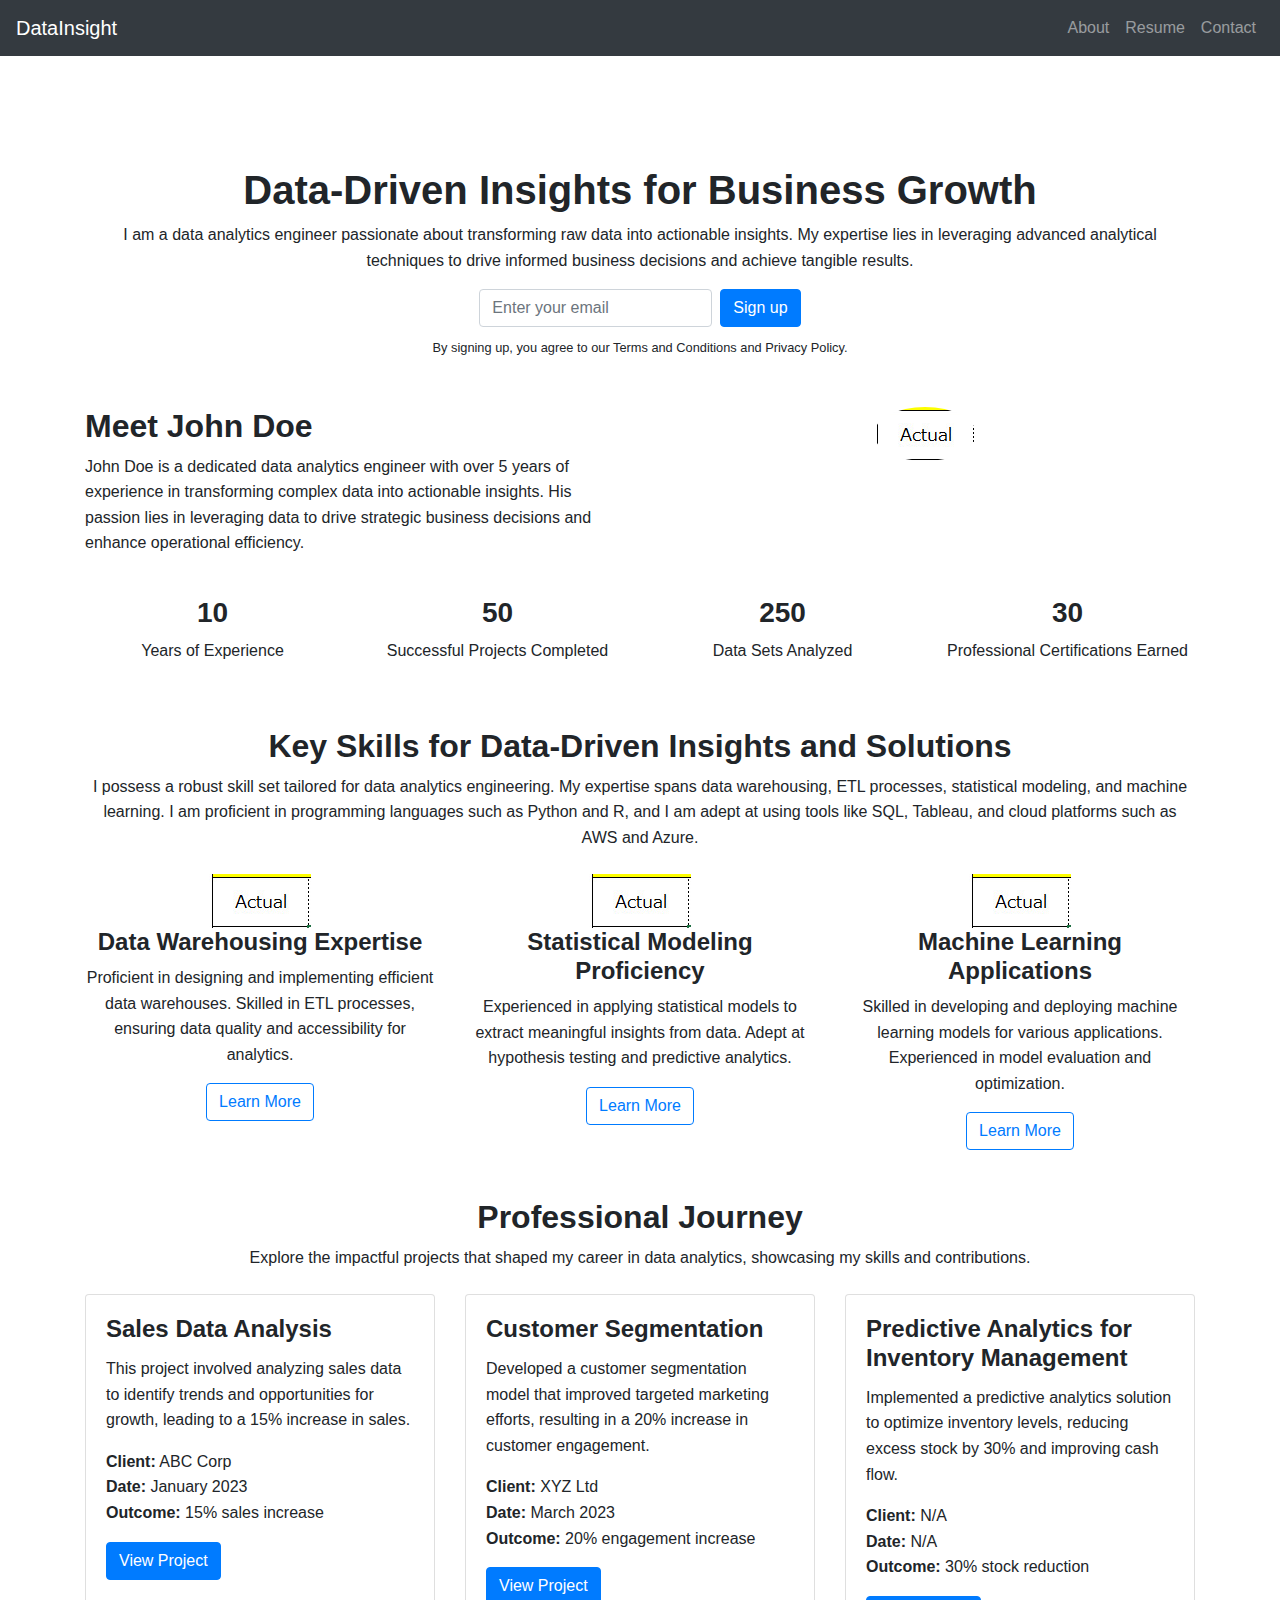
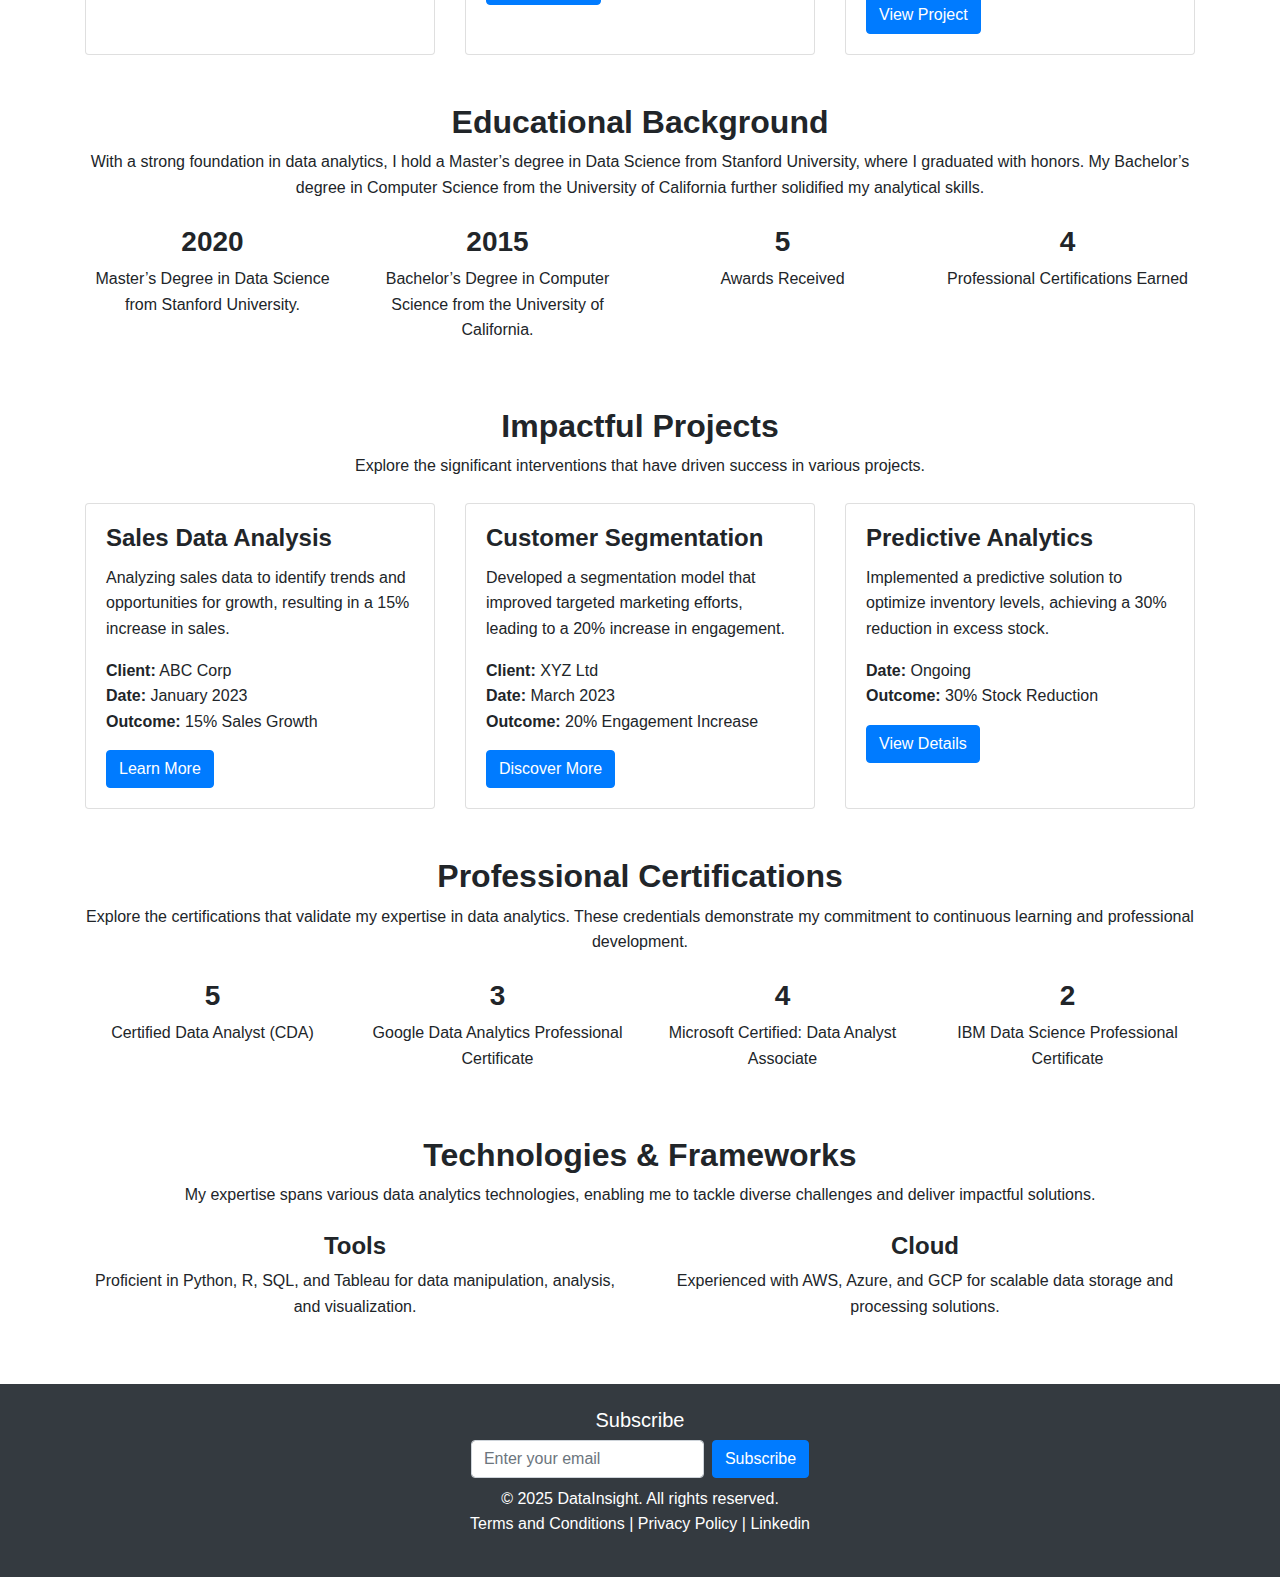
<file: index.html>
<!DOCTYPE html>
<html lang="fr">
<head>
  <meta charset="UTF-8">
  <meta name="viewport" content="width=device-width, initial-scale=1.0">
  <title>DataInsight - Home</title>
  <!-- Bootstrap CSS -->
  <link rel="stylesheet" href="https://maxcdn.bootstrapcdn.com/bootstrap/4.5.2/css/bootstrap.min.css">
  <!-- Feuille de style personnalisée -->
  <link rel="stylesheet" href="css/styles.css">
</head>
<body>
  <!-- Navigation -->
  <nav class="navbar navbar-expand-lg navbar-dark bg-dark fixed-top">
    <a class="navbar-brand" href="index.html">DataInsight</a>
    <button class="navbar-toggler" type="button" data-toggle="collapse" data-target="#navbarNav">
      <span class="navbar-toggler-icon"></span>
    </button>
    <div class="collapse navbar-collapse" id="navbarNav">
      <ul class="navbar-nav ml-auto">
        <li class="nav-item"><a class="nav-link" href="about.html">About</a></li>
        <li class="nav-item"><a class="nav-link" href="resume.html">Resume</a></li>
        <li class="nav-item"><a class="nav-link" href="contact.html">Contact</a></li>
      </ul>
    </div>
  </nav>
  
  <!-- Section Hero -->
  <section id="hero" class="container mt-5 pt-5">
    <div class="text-center">
      <h1>Data-Driven Insights for Business Growth</h1>
      <p>I am a data analytics engineer passionate about transforming raw data into actionable insights. My expertise lies in leveraging advanced analytical techniques to drive informed business decisions and achieve tangible results.</p>
      <form class="form-inline justify-content-center">
        <input type="email" class="form-control mb-2 mr-sm-2" placeholder="Enter your email" required>
        <button type="submit" class="btn btn-primary mb-2">Sign up</button>
      </form>
      <small>By signing up, you agree to our Terms and Conditions and Privacy Policy.</small>
    </div>
  </section>
  
  <!-- Section Meet -->
  <section id="meet" class="container mt-5">
    <div class="row">
      <div class="col-md-6">
        <h2>Meet John Doe</h2>
        <p>John Doe is a dedicated data analytics engineer with over 5 years of experience in transforming complex data into actionable insights. His passion lies in leveraging data to drive strategic business decisions and enhance operational efficiency.</p>
      </div>
      <div class="col-md-6 text-center">
        <img src="assets/images/profile.jpg" alt="John Doe" class="img-fluid rounded-circle">
      </div>
    </div>
    <div class="row text-center mt-4">
      <div class="col-md-3">
        <h3>10</h3>
        <p>Years of Experience</p>
      </div>
      <div class="col-md-3">
        <h3>50</h3>
        <p>Successful Projects Completed</p>
      </div>
      <div class="col-md-3">
        <h3>250</h3>
        <p>Data Sets Analyzed</p>
      </div>
      <div class="col-md-3">
        <h3>30</h3>
        <p>Professional Certifications Earned</p>
      </div>
    </div>
  </section>
  
  <!-- Section Key Skills -->
  <section id="skills" class="container mt-5">
    <h2 class="text-center">Key Skills for Data-Driven Insights and Solutions</h2>
    <p class="text-center">I possess a robust skill set tailored for data analytics engineering. My expertise spans data warehousing, ETL processes, statistical modeling, and machine learning. I am proficient in programming languages such as Python and R, and I am adept at using tools like SQL, Tableau, and cloud platforms such as AWS and Azure.</p>
    <div class="row mt-4">
      <div class="col-md-4 text-center">
        <img src="assets/images/data-warehousing.jpg" alt="Data Warehousing" class="img-fluid">
        <h4>Data Warehousing Expertise</h4>
        <p>Proficient in designing and implementing efficient data warehouses. Skilled in ETL processes, ensuring data quality and accessibility for analytics.</p>
        <a href="#" class="btn btn-outline-primary">Learn More</a>
      </div>
      <div class="col-md-4 text-center">
        <img src="assets/images/statistical-modeling.jpg" alt="Statistical Modeling" class="img-fluid">
        <h4>Statistical Modeling Proficiency</h4>
        <p>Experienced in applying statistical models to extract meaningful insights from data. Adept at hypothesis testing and predictive analytics.</p>
        <a href="#" class="btn btn-outline-primary">Learn More</a>
      </div>
      <div class="col-md-4 text-center">
        <img src="assets/images/machine-learning.jpg" alt="Machine Learning" class="img-fluid">
        <h4>Machine Learning Applications</h4>
        <p>Skilled in developing and deploying machine learning models for various applications. Experienced in model evaluation and optimization.</p>
        <a href="#" class="btn btn-outline-primary">Learn More</a>
      </div>
    </div>
  </section>
  
  <!-- Section Professional Journey -->
  <section id="journey" class="container mt-5">
    <h2 class="text-center">Professional Journey</h2>
    <p class="text-center">Explore the impactful projects that shaped my career in data analytics, showcasing my skills and contributions.</p>
    <div class="card-deck mt-4">
      <div class="card">
        <div class="card-body">
          <h4 class="card-title">Sales Data Analysis</h4>
          <p class="card-text">This project involved analyzing sales data to identify trends and opportunities for growth, leading to a 15% increase in sales.</p>
          <p><strong>Client:</strong> ABC Corp<br><strong>Date:</strong> January 2023<br><strong>Outcome:</strong> 15% sales increase</p>
          <a href="#" class="btn btn-primary">View Project</a>
        </div>
      </div>
      <div class="card">
        <div class="card-body">
          <h4 class="card-title">Customer Segmentation</h4>
          <p class="card-text">Developed a customer segmentation model that improved targeted marketing efforts, resulting in a 20% increase in customer engagement.</p>
          <p><strong>Client:</strong> XYZ Ltd<br><strong>Date:</strong> March 2023<br><strong>Outcome:</strong> 20% engagement increase</p>
          <a href="#" class="btn btn-primary">View Project</a>
        </div>
      </div>
      <div class="card">
        <div class="card-body">
          <h4 class="card-title">Predictive Analytics for Inventory Management</h4>
          <p class="card-text">Implemented a predictive analytics solution to optimize inventory levels, reducing excess stock by 30% and improving cash flow.</p>
          <p><strong>Client:</strong> N/A<br><strong>Date:</strong> N/A<br><strong>Outcome:</strong> 30% stock reduction</p>
          <a href="#" class="btn btn-primary">View Project</a>
        </div>
      </div>
    </div>
  </section>
  
  <!-- Section Educational Background -->
  <section id="education" class="container mt-5">
    <h2 class="text-center">Educational Background</h2>
    <p class="text-center">With a strong foundation in data analytics, I hold a Master’s degree in Data Science from Stanford University, where I graduated with honors. My Bachelor’s degree in Computer Science from the University of California further solidified my analytical skills.</p>
    <div class="row text-center mt-4">
      <div class="col-md-3">
        <h3>2020</h3>
        <p>Master’s Degree in Data Science from Stanford University.</p>
      </div>
      <div class="col-md-3">
        <h3>2015</h3>
        <p>Bachelor’s Degree in Computer Science from the University of California.</p>
      </div>
      <div class="col-md-3">
        <h3>5</h3>
        <p>Awards Received</p>
      </div>
      <div class="col-md-3">
        <h3>4</h3>
        <p>Professional Certifications Earned</p>
      </div>
    </div>
  </section>
  
  <!-- Section Impactful Projects -->
  <section id="projects" class="container mt-5">
    <h2 class="text-center">Impactful Projects</h2>
    <p class="text-center">Explore the significant interventions that have driven success in various projects.</p>
    <div class="card-deck mt-4">
      <div class="card">
        <div class="card-body">
          <h4 class="card-title">Sales Data Analysis</h4>
          <p class="card-text">Analyzing sales data to identify trends and opportunities for growth, resulting in a 15% increase in sales.</p>
          <p><strong>Client:</strong> ABC Corp<br><strong>Date:</strong> January 2023<br><strong>Outcome:</strong> 15% Sales Growth</p>
          <a href="#" class="btn btn-primary">Learn More</a>
        </div>
      </div>
      <div class="card">
        <div class="card-body">
          <h4 class="card-title">Customer Segmentation</h4>
          <p class="card-text">Developed a segmentation model that improved targeted marketing efforts, leading to a 20% increase in engagement.</p>
          <p><strong>Client:</strong> XYZ Ltd<br><strong>Date:</strong> March 2023<br><strong>Outcome:</strong> 20% Engagement Increase</p>
          <a href="#" class="btn btn-primary">Discover More</a>
        </div>
      </div>
      <div class="card">
        <div class="card-body">
          <h4 class="card-title">Predictive Analytics</h4>
          <p class="card-text">Implemented a predictive solution to optimize inventory levels, achieving a 30% reduction in excess stock.</p>
          <p><strong>Date:</strong> Ongoing<br><strong>Outcome:</strong> 30% Stock Reduction</p>
          <a href="#" class="btn btn-primary">View Details</a>
        </div>
      </div>
    </div>
  </section>
  
  <!-- Section Professional Certifications -->
  <section id="certifications" class="container mt-5">
    <h2 class="text-center">Professional Certifications</h2>
    <p class="text-center">Explore the certifications that validate my expertise in data analytics. These credentials demonstrate my commitment to continuous learning and professional development.</p>
    <div class="row text-center mt-4">
      <div class="col-md-3">
        <h3>5</h3>
        <p>Certified Data Analyst (CDA)</p>
      </div>
      <div class="col-md-3">
        <h3>3</h3>
        <p>Google Data Analytics Professional Certificate</p>
      </div>
      <div class="col-md-3">
        <h3>4</h3>
        <p>Microsoft Certified: Data Analyst Associate</p>
      </div>
      <div class="col-md-3">
        <h3>2</h3>
        <p>IBM Data Science Professional Certificate</p>
      </div>
    </div>
  </section>
  
  <!-- Section Technologies -->
  <section id="technologies" class="container mt-5">
    <h2 class="text-center">Technologies & Frameworks</h2>
    <p class="text-center">My expertise spans various data analytics technologies, enabling me to tackle diverse challenges and deliver impactful solutions.</p>
    <div class="row text-center mt-4">
      <div class="col-md-6">
        <h4>Tools</h4>
        <p>Proficient in Python, R, SQL, and Tableau for data manipulation, analysis, and visualization.</p>
      </div>
      <div class="col-md-6">
        <h4>Cloud</h4>
        <p>Experienced with AWS, Azure, and GCP for scalable data storage and processing solutions.</p>
      </div>
    </div>
  </section>
  
  <!-- Footer / Subscribe -->
  <footer class="bg-dark text-white mt-5 p-4 text-center">
    <div class="container">
      <h5>Subscribe</h5>
      <form class="form-inline justify-content-center">
        <input type="email" class="form-control mb-2 mr-sm-2" placeholder="Enter your email" required>
        <button type="submit" class="btn btn-primary mb-2">Subscribe</button>
      </form>
      <p>© 2025 DataInsight. All rights reserved.<br>
      <a href="#" class="text-white">Terms and Conditions</a> | <a href="#" class="text-white">Privacy Policy</a> | <a href="#" class="text-white">Linkedin</a></p>
    </div>
  </footer>
  
  <!-- Scripts -->
  <script src="https://code.jquery.com/jquery-3.5.1.slim.min.js"></script>
  <script src="https://cdn.jsdelivr.net/npm/popper.js@1.16.1/dist/umd/popper.min.js"></script>
  <script
</file>
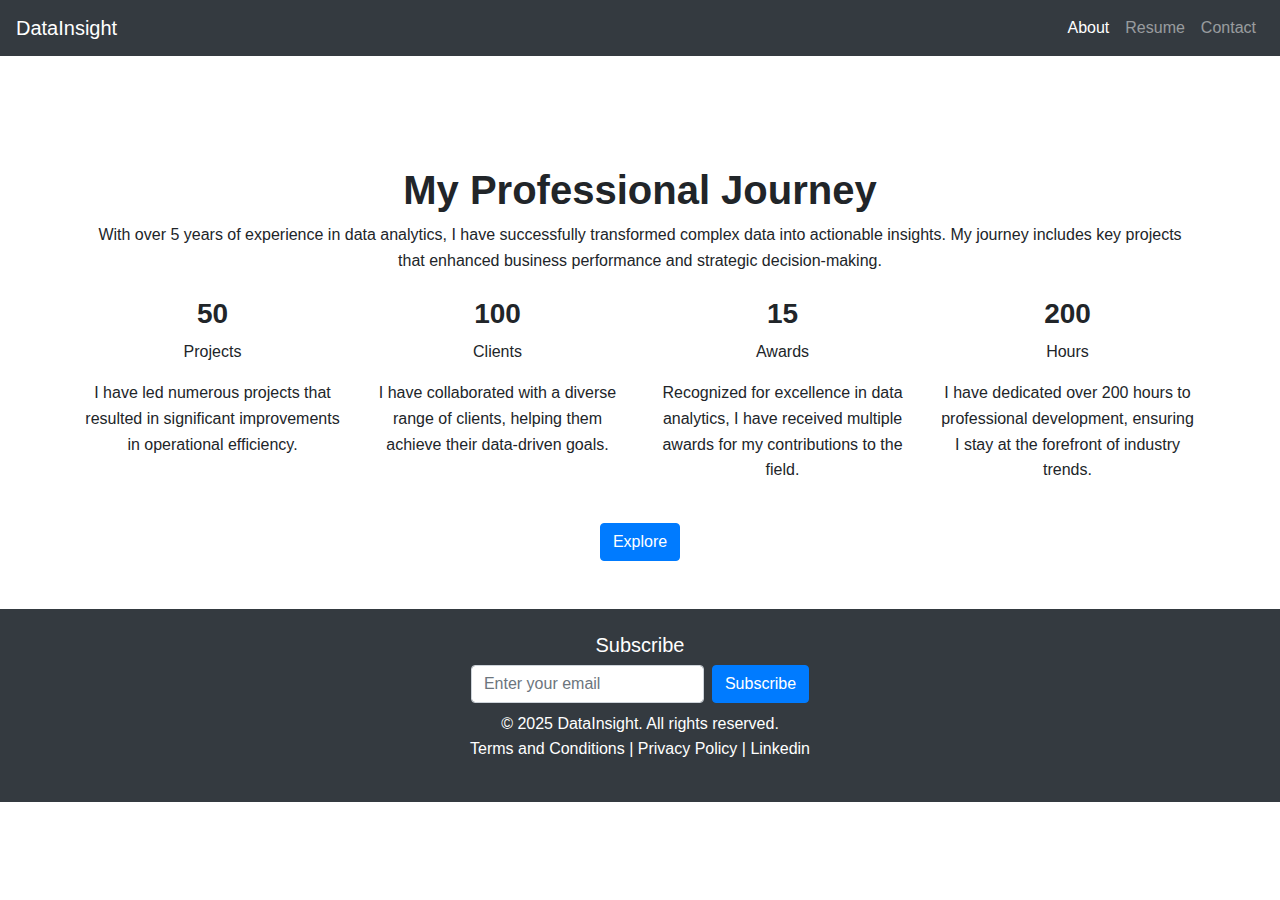
<file: about.html>
<!DOCTYPE html>
<html lang="fr">
<head>
  <meta charset="UTF-8">
  <meta name="viewport" content="width=device-width, initial-scale=1.0">
  <title>DataInsight - About</title>
  <link rel="stylesheet" href="https://maxcdn.bootstrapcdn.com/bootstrap/4.5.2/css/bootstrap.min.css">
  <link rel="stylesheet" href="css/styles.css">
</head>
<body>
  <!-- Navigation -->
  <nav class="navbar navbar-expand-lg navbar-dark bg-dark fixed-top">
    <a class="navbar-brand" href="index.html">DataInsight</a>
    <button class="navbar-toggler" type="button" data-toggle="collapse" data-target="#navbarNav">
      <span class="navbar-toggler-icon"></span>
    </button>
    <div class="collapse navbar-collapse" id="navbarNav">
      <ul class="navbar-nav ml-auto">
        <li class="nav-item active"><a class="nav-link" href="about.html">About</a></li>
        <li class="nav-item"><a class="nav-link" href="resume.html">Resume</a></li>
        <li class="nav-item"><a class="nav-link" href="contact.html">Contact</a></li>
      </ul>
    </div>
  </nav>
  
  <!-- Section About -->
  <section id="about" class="container mt-5 pt-5">
    <h1 class="text-center">My Professional Journey</h1>
    <p class="text-center">With over 5 years of experience in data analytics, I have successfully transformed complex data into actionable insights. My journey includes key projects that enhanced business performance and strategic decision-making.</p>
    <div class="row text-center mt-4">
      <div class="col-md-3">
        <h3>50</h3>
        <p>Projects</p>
        <p>I have led numerous projects that resulted in significant improvements in operational efficiency.</p>
      </div>
      <div class="col-md-3">
        <h3>100</h3>
        <p>Clients</p>
        <p>I have collaborated with a diverse range of clients, helping them achieve their data-driven goals.</p>
      </div>
      <div class="col-md-3">
        <h3>15</h3>
        <p>Awards</p>
        <p>Recognized for excellence in data analytics, I have received multiple awards for my contributions to the field.</p>
      </div>
      <div class="col-md-3">
        <h3>200</h3>
        <p>Hours</p>
        <p>I have dedicated over 200 hours to professional development, ensuring I stay at the forefront of industry trends.</p>
      </div>
    </div>
    <div class="text-center mt-4">
      <a href="#" class="btn btn-primary">Explore</a>
    </div>
  </section>
  
  <!-- Footer / Subscribe -->
  <footer class="bg-dark text-white mt-5 p-4 text-center">
    <div class="container">
      <h5>Subscribe</h5>
      <form class="form-inline justify-content-center">
        <input type="email" class="form-control mb-2 mr-sm-2" placeholder="Enter your email" required>
        <button type="submit" class="btn btn-primary mb-2">Subscribe</button>
      </form>
      <p>© 2025 DataInsight. All rights reserved.<br>
      <a href="#" class="text-white">Terms and Conditions</a> | <a href="#" class="text-white">Privacy Policy</a> | <a href="#" class="text-white">Linkedin</a></p>
    </div>
  </footer>
  
  <!-- Scripts -->
  <script src="https://code.jquery.com/jquery-3.5.1.slim.min.js"></script>
  <script src="https://cdn.jsdelivr.net/npm/popper.js@1.16.1/dist/umd/popper.min.js"></script>
  <script src="https://stackpath.bootstrapcdn.com/bootstrap/4.5.2/js/bootstrap.min.js"></script>
  <script src="js/script.js"></script>
</body>
</html>
</file>
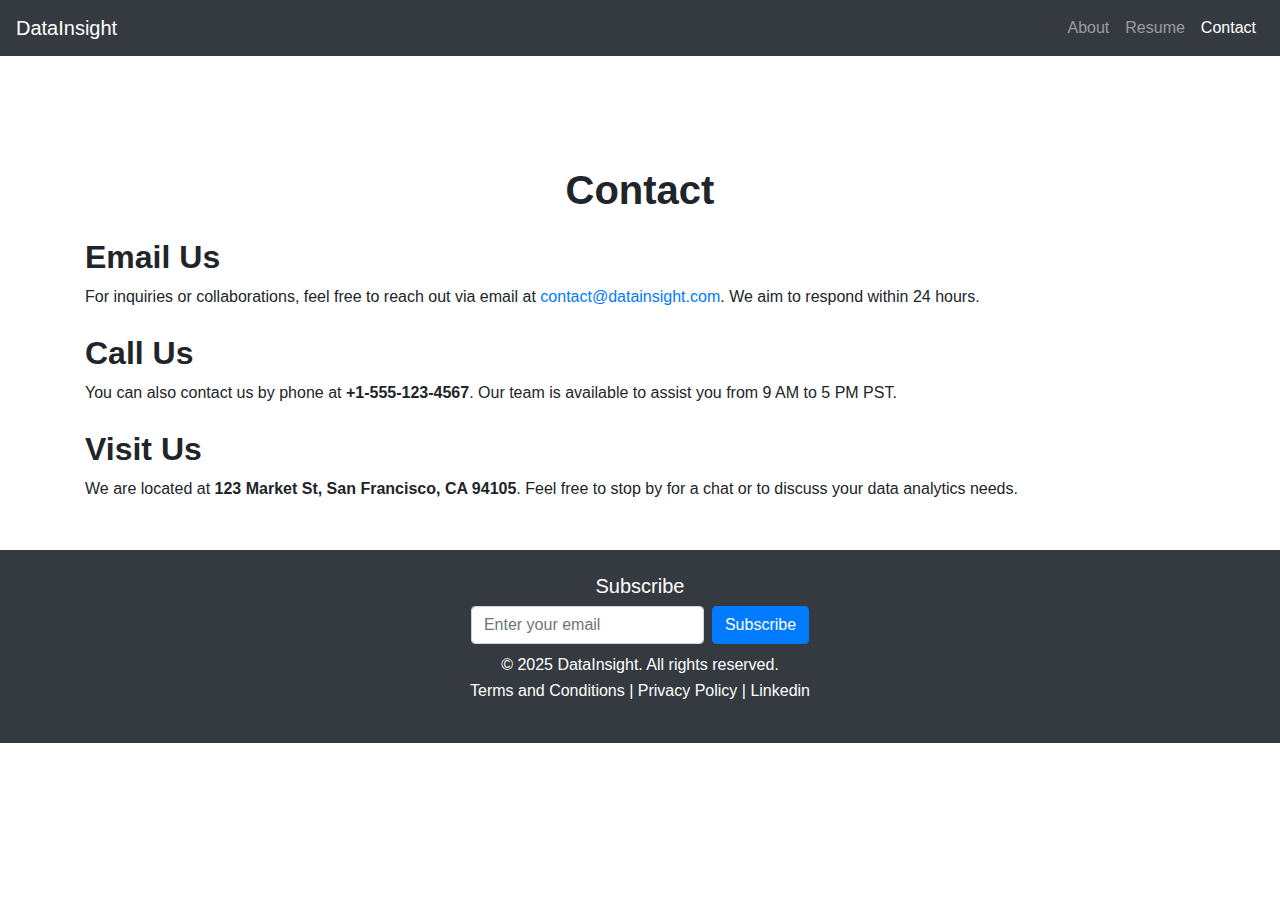
<file: contact.html>
<!DOCTYPE html>
<html lang="fr">
<head>
  <meta charset="UTF-8">
  <meta name="viewport" content="width=device-width, initial-scale=1.0">
  <title>DataInsight - Contact</title>
  <link rel="stylesheet" href="https://maxcdn.bootstrapcdn.com/bootstrap/4.5.2/css/bootstrap.min.css">
  <link rel="stylesheet" href="css/styles.css">
</head>
<body>
  <!-- Navigation -->
  <nav class="navbar navbar-expand-lg navbar-dark bg-dark fixed-top">
    <a class="navbar-brand" href="index.html">DataInsight</a>
    <button class="navbar-toggler" type="button" data-toggle="collapse" data-target="#navbarNav">
      <span class="navbar-toggler-icon"></span>
    </button>
    <div class="collapse navbar-collapse" id="navbarNav">
      <ul class="navbar-nav ml-auto">
        <li class="nav-item"><a class="nav-link" href="about.html">About</a></li>
        <li class="nav-item"><a class="nav-link" href="resume.html">Resume</a></li>
        <li class="nav-item active"><a class="nav-link" href="contact.html">Contact</a></li>
      </ul>
    </div>
  </nav>
  
  <!-- Section Contact -->
  <section id="contact" class="container mt-5 pt-5">
    <h1 class="text-center">Contact</h1>
    
    <div class="mt-4">
      <h2>Email Us</h2>
      <p>For inquiries or collaborations, feel free to reach out via email at <a href="mailto:contact@datainsight.com">contact@datainsight.com</a>. We aim to respond within 24 hours.</p>
    </div>
    
    <div class="mt-4">
      <h2>Call Us</h2>
      <p>You can also contact us by phone at <strong>+1-555-123-4567</strong>. Our team is available to assist you from 9 AM to 5 PM PST.</p>
    </div>
    
    <div class="mt-4">
      <h2>Visit Us</h2>
      <p>We are located at <strong>123 Market St, San Francisco, CA 94105</strong>. Feel free to stop by for a chat or to discuss your data analytics needs.</p>
    </div>
  </section>
  
  <!-- Footer / Subscribe -->
  <footer class="bg-dark text-white mt-5 p-4 text-center">
    <div class="container">
      <h5>Subscribe</h5>
      <form class="form-inline justify-content-center">
        <input type="email" class="form-control mb-2 mr-sm-2" placeholder="Enter your email" required>
        <button type="submit" class="btn btn-primary mb-2">Subscribe</button>
      </form>
      <p>© 2025 DataInsight. All rights reserved.<br>
      <a href="#" class="text-white">Terms and Conditions</a> | <a href="#" class="text-white">Privacy Policy</a> | <a href="#" class="text-white">Linkedin</a></p>
    </div>
  </footer>
  
  <!-- Scripts -->
  <script src="https://code.jquery.com/jquery-3.5.1.slim.min.js"></script>
  <script src="https://cdn.jsdelivr.net/npm/popper.js@1.16.1/dist/umd/popper.min.js"></script>
  <script src="https://stackpath.bootstrapcdn.com/bootstrap/4.5.2/js/bootstrap.min.js"></script>
  <script src="js/script.js"></script>
</body>
</html>
</file>
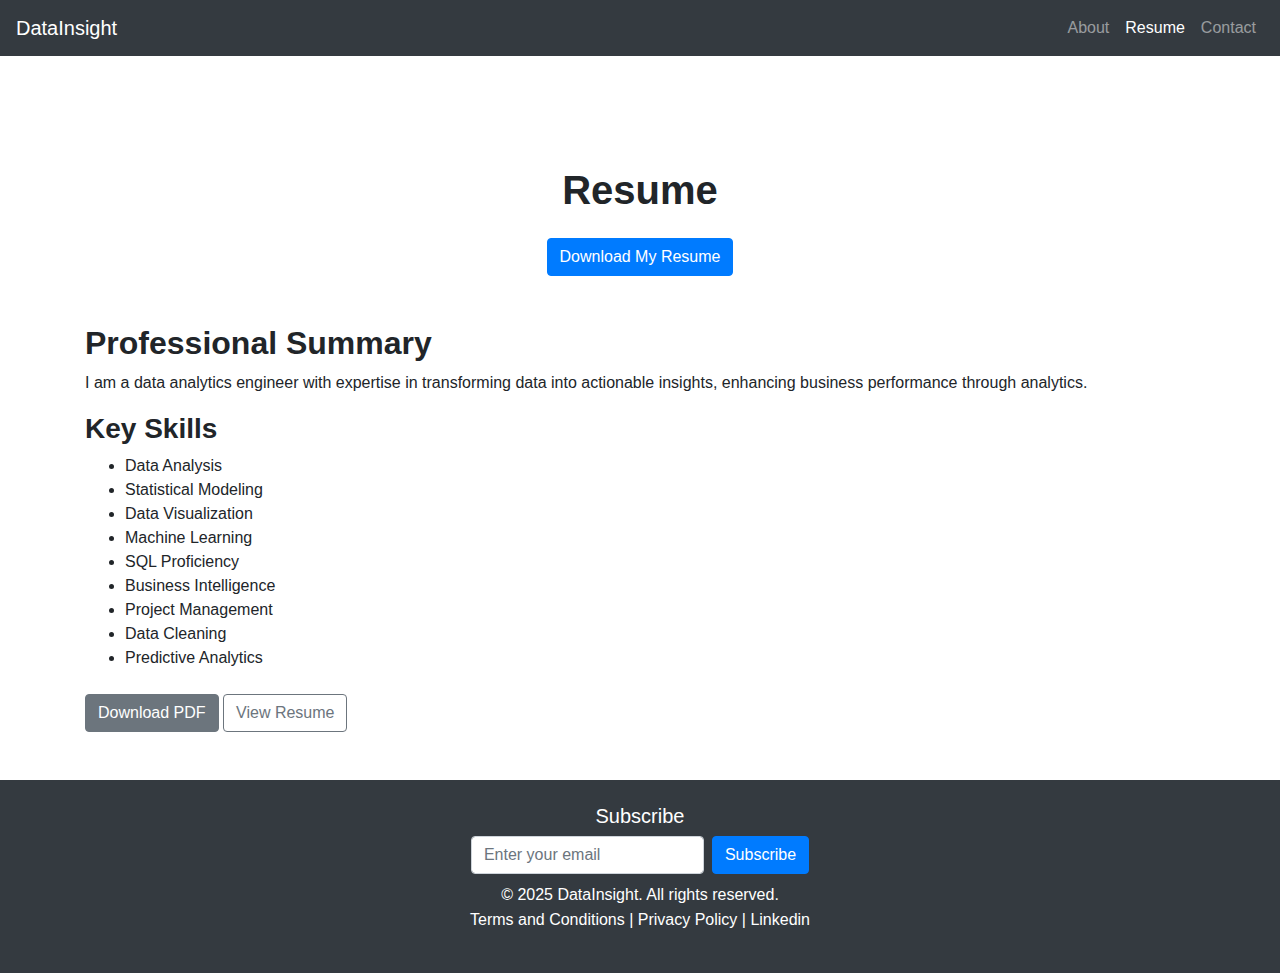
<file: resume.html>
<!DOCTYPE html>
<html lang="fr">
<head>
  <meta charset="UTF-8">
  <meta name="viewport" content="width=device-width, initial-scale=1.0">
  <title>DataInsight - Resume</title>
  <link rel="stylesheet" href="https://maxcdn.bootstrapcdn.com/bootstrap/4.5.2/css/bootstrap.min.css">
  <link rel="stylesheet" href="css/styles.css">
</head>
<body>
  <!-- Navigation -->
  <nav class="navbar navbar-expand-lg navbar-dark bg-dark fixed-top">
    <a class="navbar-brand" href="index.html">DataInsight</a>
    <button class="navbar-toggler" type="button" data-toggle="collapse" data-target="#navbarNav">
      <span class="navbar-toggler-icon"></span>
    </button>
    <div class="collapse navbar-collapse" id="navbarNav">
      <ul class="navbar-nav ml-auto">
        <li class="nav-item"><a class="nav-link" href="about.html">About</a></li>
        <li class="nav-item active"><a class="nav-link" href="resume.html">Resume</a></li>
        <li class="nav-item"><a class="nav-link" href="contact.html">Contact</a></li>
      </ul>
    </div>
  </nav>
  
  <!-- Section Resume -->
  <section id="resume" class="container mt-5 pt-5">
    <h1 class="text-center">Resume</h1>
    <div class="text-center mt-4">
      <a href="assets/pdf/resume.pdf" class="btn btn-primary" download>Download My Resume</a>
    </div>
    <div class="mt-5">
      <h2>Professional Summary</h2>
      <p>I am a data analytics engineer with expertise in transforming data into actionable insights, enhancing business performance through analytics.</p>
      
      <h3>Key Skills</h3>
      <ul>
        <li>Data Analysis</li>
        <li>Statistical Modeling</li>
        <li>Data Visualization</li>
        <li>Machine Learning</li>
        <li>SQL Proficiency</li>
        <li>Business Intelligence</li>
        <li>Project Management</li>
        <li>Data Cleaning</li>
        <li>Predictive Analytics</li>
      </ul>
      
      <div class="mt-4">
        <a href="assets/pdf/resume.pdf" class="btn btn-secondary" download>Download PDF</a>
        <a href="assets/pdf/resume.pdf" class="btn btn-outline-secondary" target="_blank">View Resume</a>
      </div>
    </div>
  </section>
  
  <!-- Footer / Subscribe -->
  <footer class="bg-dark text-white mt-5 p-4 text-center">
    <div class="container">
      <h5>Subscribe</h5>
      <form class="form-inline justify-content-center">
        <input type="email" class="form-control mb-2 mr-sm-2" placeholder="Enter your email" required>
        <button type="submit" class="btn btn-primary mb-2">Subscribe</button>
      </form>
      <p>© 2025 DataInsight. All rights reserved.<br>
      <a href="#" class="text-white">Terms and Conditions</a> | <a href="#" class="text-white">Privacy Policy</a> | <a href="#" class="text-white">Linkedin</a></p>
    </div>
  </footer>
  
  <!-- Scripts -->
  <script src="https://code.jquery.com/jquery-3.5.1.slim.min.js"></script>
  <script src="https://cdn.jsdelivr.net/npm/popper.js@1.16.1/dist/umd/popper.min.js"></script>
  <script src="https://stackpath.bootstrapcdn.com/bootstrap/4.5.2/js/bootstrap.min.js"></script>
  <script src="js/script.js"></script>
</body>
</html>
</file>
<file: css/styles.css>
/* styles.css */

body {
  padding-top: 70px;
  font-family: Arial, sans-serif;
}

h1, h2, h3, h4 {
  font-weight: bold;
}

p {
  line-height: 1.6;
}

/* Vous pouvez ajouter ici d’autres règles pour personnaliser votre site */
</file>
